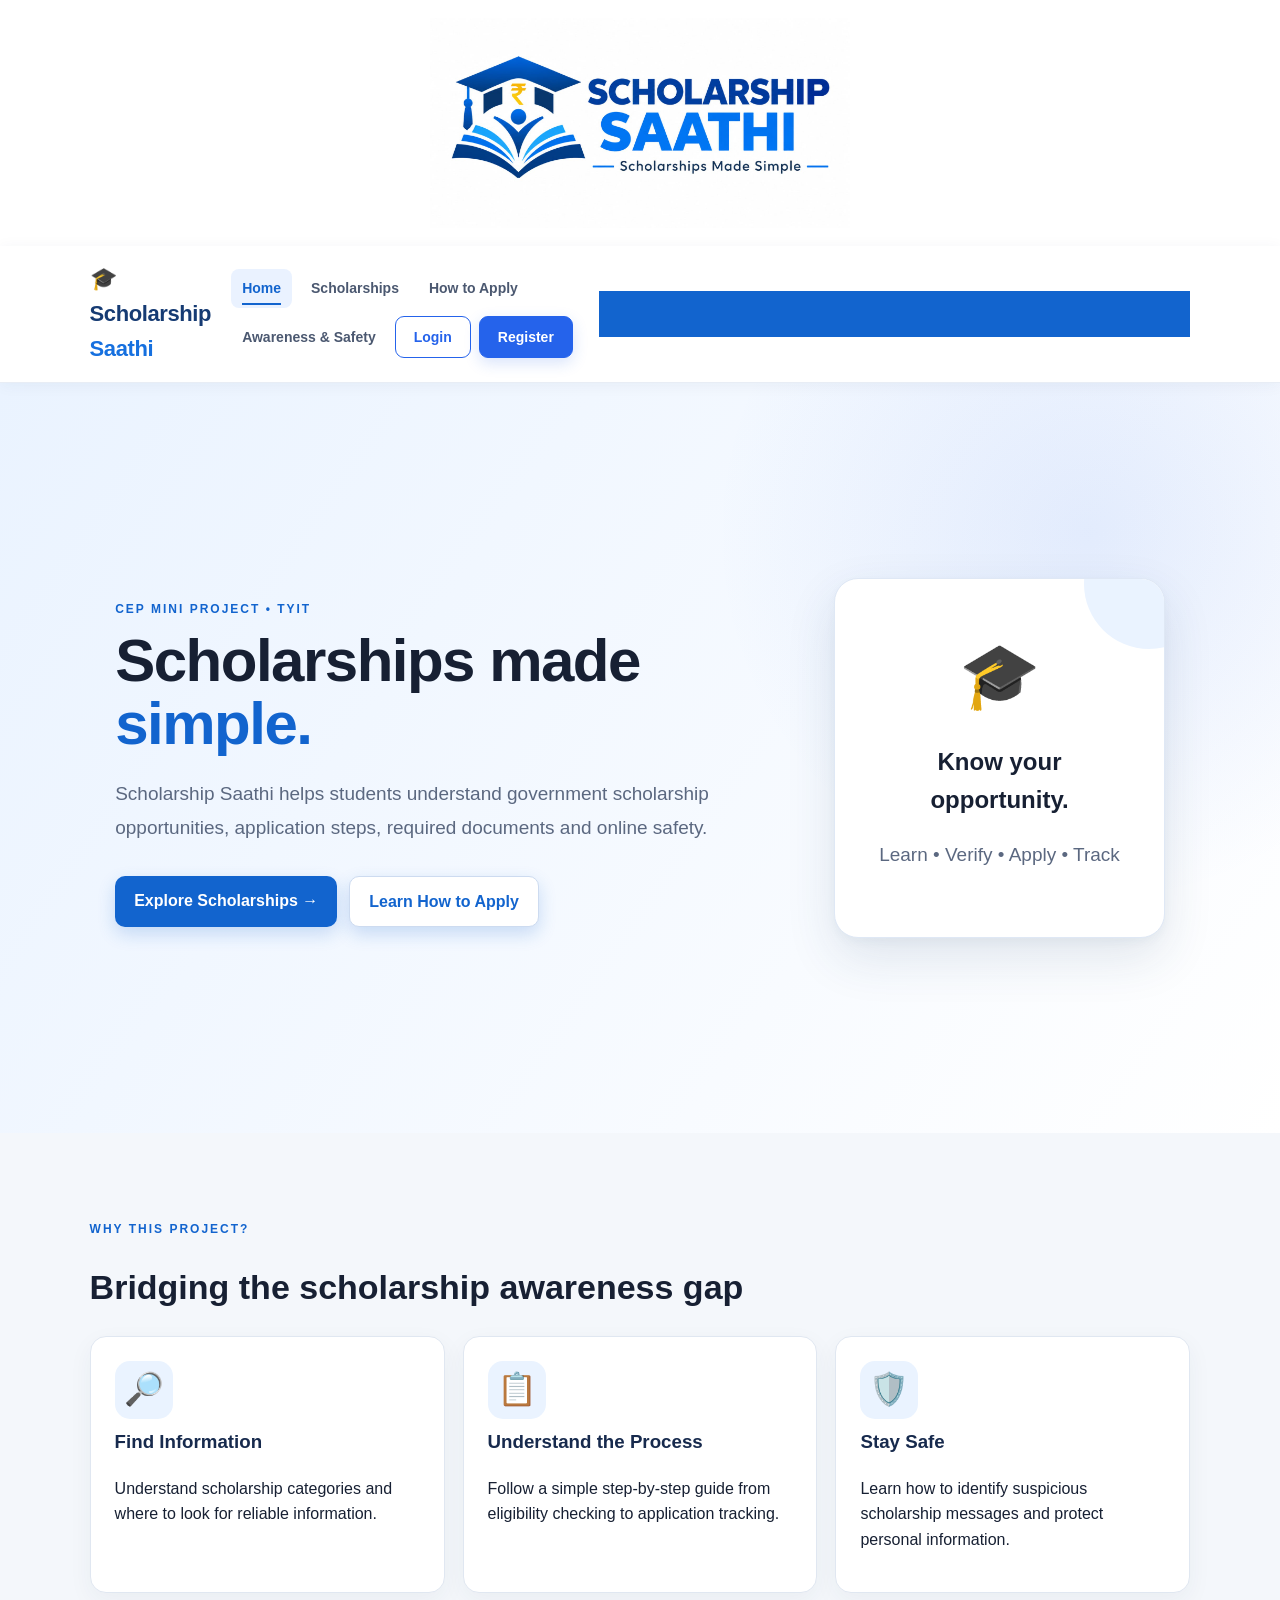
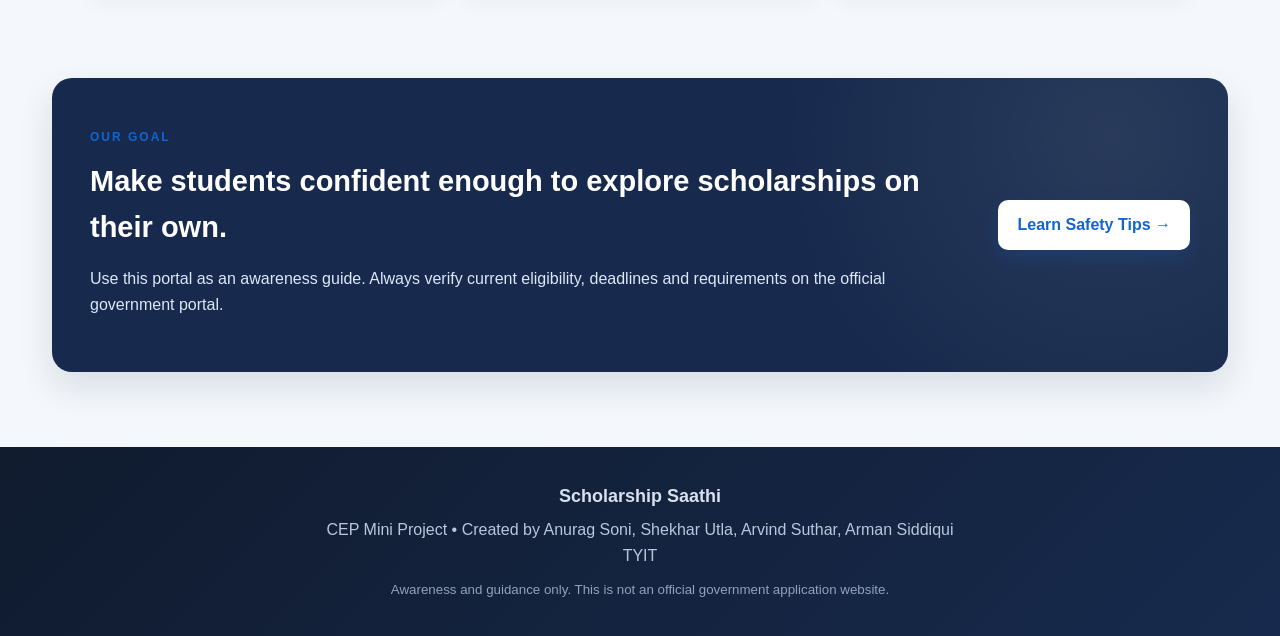
<file: index.html>
<!DOCTYPE html>
<html lang="en">

<head>

    <meta charset="UTF-8">

    <meta name="viewport"
          content="width=device-width, initial-scale=1.0">

    <title>Scholarship Saathi | Home</title>

    <link rel="stylesheet"
          href="style.css">

</head>

<body>
    <!-- Scholarship Saathi Logo -->
<div class="logo-container">
    <img src="scholarship-logo.jpeg"
         alt="Scholarship Saathi Logo">
</div>


<header>

    <a class="brand"
       href="index.html">

        🎓 Scholarship <span>Saathi</span>

    </a>


    <nav>

        <a class="active"
           href="index.html">
            Home
        </a>

        <a href="scholarships.html">
            Scholarships
        </a>

        <a href="guide.html">
            How to Apply
        </a>

        <a href="awareness.html">
            Awareness & Safety
        </a>

        <!-- Login and Register -->

<a href="login.html" class="nav-login">
    Login
</a>

<a href="register.html" class="nav-register">
    Register
</a>

    </nav>
    <!-- Floating Notification Bar -->
<div class="notification-bar">
    <div class="notification-content">
        🔔 <strong>Scholarship Updates:</strong>
        Check official scholarship portals regularly.
        &nbsp;&nbsp; • &nbsp;&nbsp;
        ⚠️ <strong>Stay Safe:</strong>
        Never share your OTP, password, or banking information.
        &nbsp;&nbsp; • &nbsp;&nbsp;
        🎓 <strong>Scholarship Saathi:</strong>
        Scholarships made simple.
    </div>
</div>

</header>



<main>


<section class="hero">


    <div class="hero-text">


        <p class="eyebrow">
            CEP MINI PROJECT • TYIT
        </p>


        <h1>
            Scholarships made <span>simple.</span>
        </h1>


        <p>

            Scholarship Saathi helps students understand
            government scholarship opportunities, application
            steps, required documents and online safety.

        </p>


        <div class="actions">


            <a class="btn"
               href="scholarships.html">

                Explore Scholarships →

            </a>


            <a class="btn secondary"
               href="guide.html">

                Learn How to Apply

            </a>


        </div>

    </div>



    <div class="hero-card">

        <div class="cap">
            🎓
        </div>


        <h3>
            Know your opportunity.
        </h3>


        <p>
            Learn • Verify • Apply • Track
        </p>

    </div>


</section>



<section class="section">


    <div class="section-heading">


        <p class="eyebrow">
            WHY THIS PROJECT?
        </p>


        <h2>
            Bridging the scholarship awareness gap
        </h2>


    </div>



    <div class="cards three">


        <article class="card">


            <div class="icon">
                🔎
            </div>


            <h3>
                Find Information
            </h3>


            <p>

                Understand scholarship categories and where
                to look for reliable information.

            </p>


        </article>



        <article class="card">


            <div class="icon">
                📋
            </div>


            <h3>
                Understand the Process
            </h3>


            <p>

                Follow a simple step-by-step guide from
                eligibility checking to application tracking.

            </p>


        </article>



        <article class="card">


            <div class="icon">
                🛡️
            </div>


            <h3>
                Stay Safe
            </h3>


            <p>

                Learn how to identify suspicious scholarship
                messages and protect personal information.

            </p>


        </article>


    </div>

</section>



<section class="callout">


    <div>


        <p class="eyebrow">
            OUR GOAL
        </p>


        <h2>

            Make students confident enough to explore
            scholarships on their own.

        </h2>


        <p>

            Use this portal as an awareness guide.
            Always verify current eligibility, deadlines
            and requirements on the official government portal.

        </p>


    </div>


    <a class="btn"
       href="awareness.html">

        Learn Safety Tips →

    </a>


</section>


</main>



<footer>


    <strong>
        Scholarship Saathi
    </strong>


    <p>

        CEP Mini Project • Created by
        Anurag Soni, Shekhar Utla, Arvind Suthar,
        Arman Siddiqui<br>

        TYIT

    </p>


    <small>

        Awareness and guidance only.
        This is not an official government application website.

    </small>


</footer>


</body>

</html>
</file>
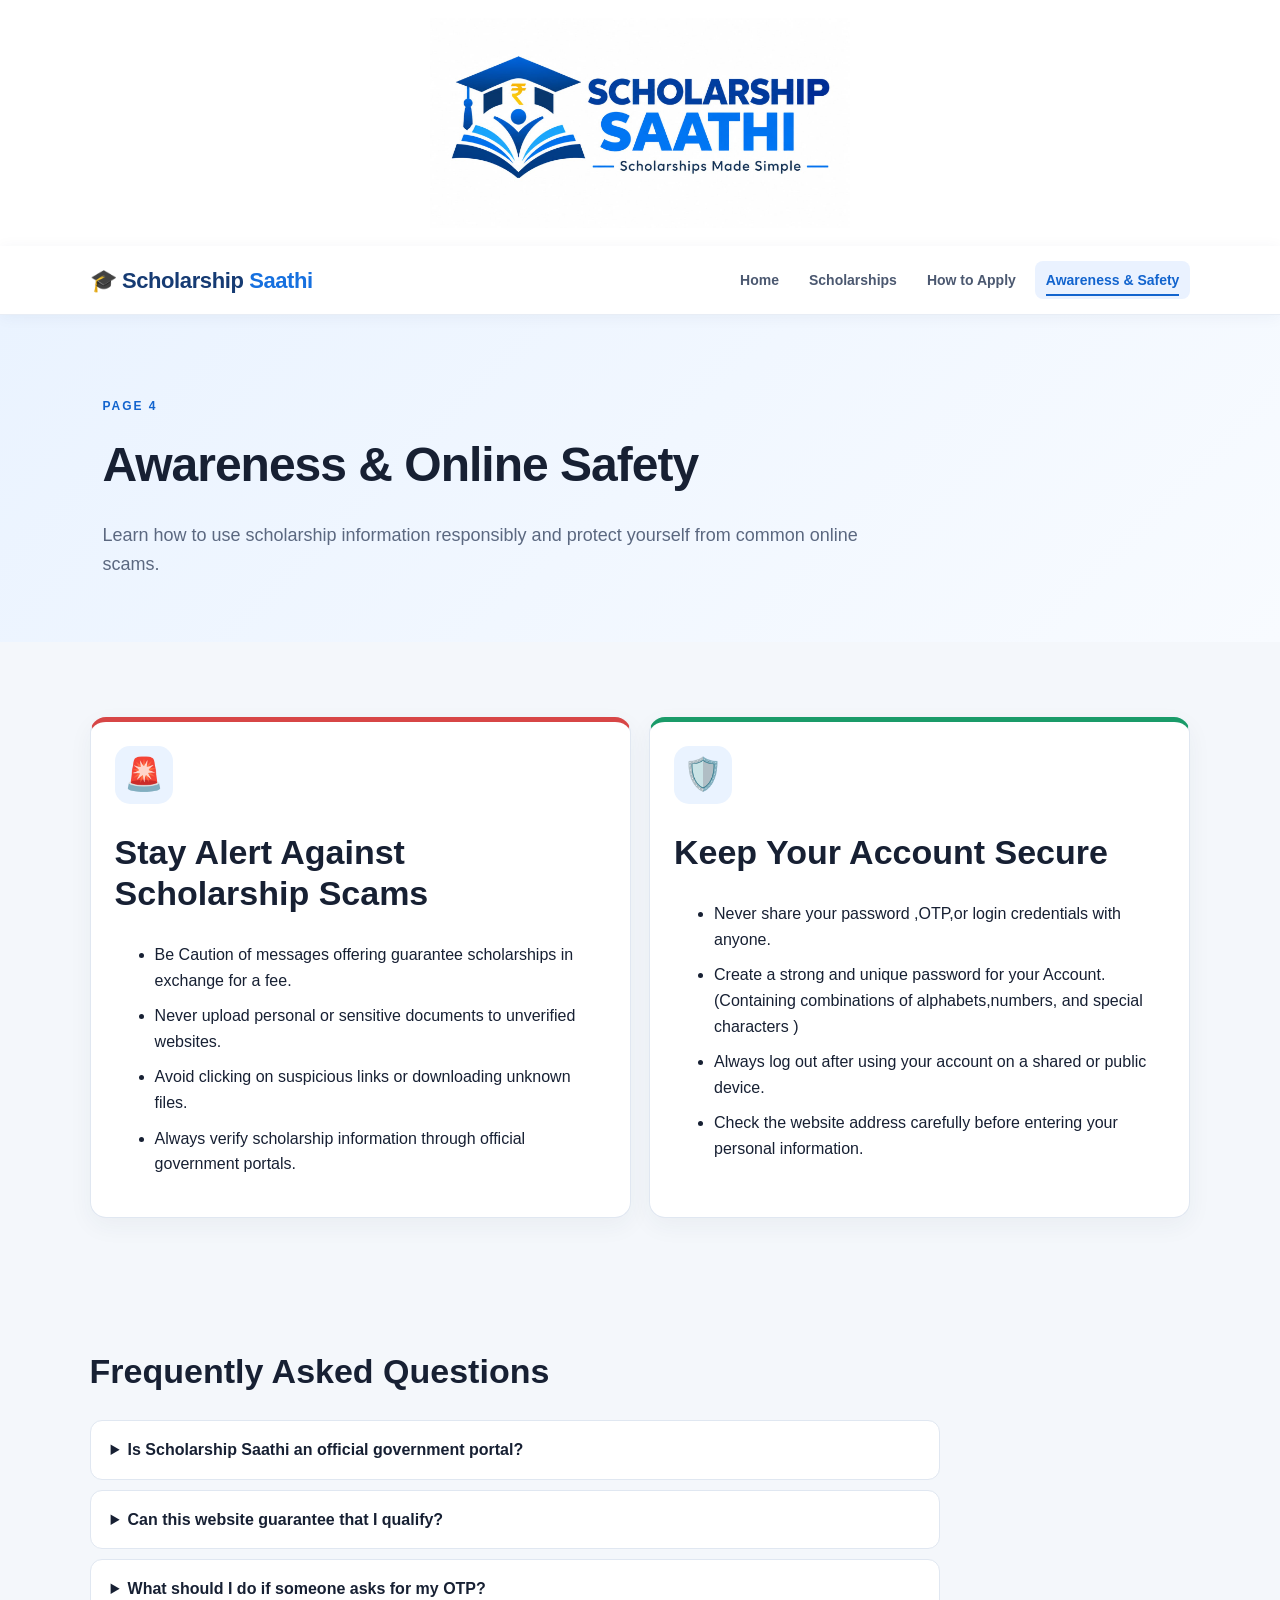
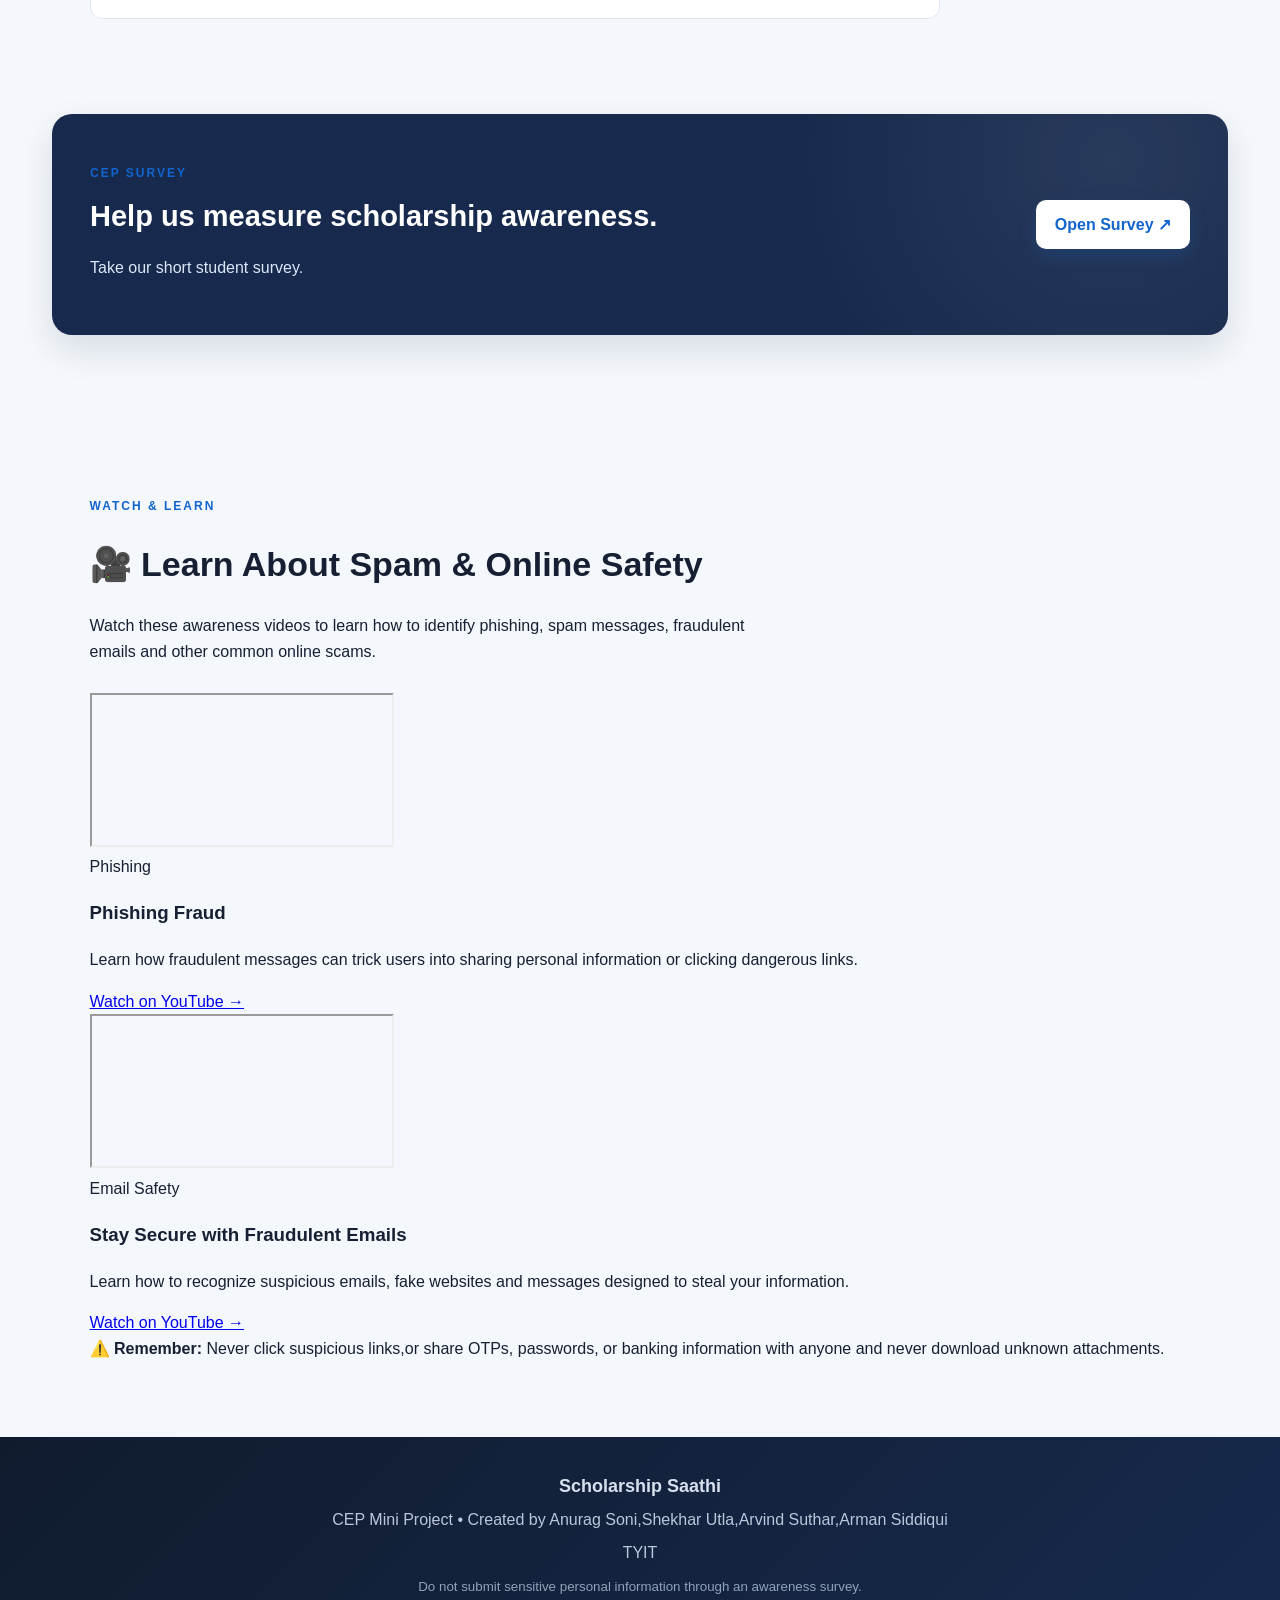
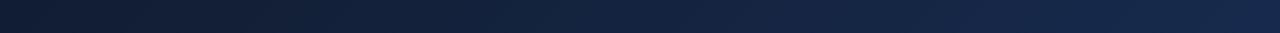
<file: Awareness.html>
<!DOCTYPE html>
<html lang="en">

<head>

    <meta charset="UTF-8">

    <meta name="viewport"
          content="width=device-width, initial-scale=1.0">

    <title>
        Scholarship Saathi | Awareness & Safety
    </title>

    <link rel="stylesheet"
          href="style.css">

</head>

<body>
     <!-- Scholarship Saathi Logo -->
<div class="logo-container">
    <img src="scholarship-logo.jpeg"
         alt="Scholarship Saathi Logo">
</div>

<header>

    <a class="brand" href="index.html">
        🎓 Scholarship <span>Saathi</span>
    </a>

    <nav>

        <a href="index.html">
            Home
        </a>

        <a href="scholarships.html">
            Scholarships
        </a>

        <a href="guide.html">
            How to Apply
        </a>

        <a class="active"
           href="awareness.html">
            Awareness & Safety
        </a>

    </nav>

</header>


<main>

<section class="page-hero">

    <p class="eyebrow">
        PAGE 4
    </p>

    <h1>
        Awareness & Online Safety
    </h1>

    <p>
        Learn how to use scholarship information
        responsibly and protect yourself from
        common online scams.
    </p>

</section>


<section class="section">

<div class="cards two">


<article class="card danger">

    <div class="icon">
        🚨
    </div>

    <h2>
        Stay Alert Against Scholarship Scams
    </h2>

    <ul>

        <li>
            Be Caution of messages offering guarantee
             scholarships in exchange for a fee.
        </li>

        <li>
           Never upload personal or sensitive documents
           to unverified websites.
        </li>

        <li>
            Avoid clicking on suspicious links or
            downloading unknown files.
        </li>

        <li>
            Always verify scholarship information through 
            official government portals.
        </li>

    </ul>

</article>


<article class="card safe">

    <div class="icon">
        🛡️
    </div>

    <h2>
       Keep Your Account Secure
    </h2>

    <ul>

        <li>
           Never share your password
           ,OTP,or login credentials with anyone.
        </li>

        <li>
            Create a strong and unique password for 
            your Account.(Containing combinations 
            of alphabets,numbers, and special characters )
        </li>

        <li>
            Always log out after using your account on a shared
            or public device.
        </li>

        <li>
           Check the website address carefully before entering your 
           personal information.
        </li>

    </ul>

</article>


</div>

</section>


<section class="section compact">

<h2>
    Frequently Asked Questions
</h2>


<div class="faq">


<details>

    <summary>
        Is Scholarship Saathi an official government portal?
    </summary>

    <p>
        No. Scholarship Saathi is a CEP awareness
        project. Applications should be made through
        the relevant official government portal.
    </p>

</details>


<details>

    <summary>
        Can this website guarantee that I qualify?
    </summary>

    <p>
        No. The website provides guidance only.
        The official scholarship rules determine eligibility.
    </p>

</details>


<details>

    <summary>
        What should I do if someone asks for my OTP?
    </summary>

    <p>
        Never share your OTP with anyone.if a 
        request seems suspicious or unexpected do not 
        proceed and verify it through an official source.
    </p>

</details>


</div>

</section>


<section class="survey">

    <div>

        <p class="eyebrow">
            CEP SURVEY
        </p>

        <h2>
            Help us measure scholarship awareness.
        </h2>

        <p>
            Take our short student survey.
        </p>

    </div>


    <!-- Replace this URL with your Google Form link -->

    <a class="btn"
       target="_blank"
       href="https://docs.google.com/forms/d/e/1FAIpQLSeaCYyQyklwBNM42pz3MSLwLwvy_loG8-KMM5V4pYhDNmDUBA/viewform?usp=publish-editor">

        Open Survey ↗

    </a>

</section>

</main>
<!-- ================================
     CYBER SAFETY VIDEOS
================================= -->

<section class="section video-section">

    <div class="section-heading">
        <p class="eyebrow">WATCH & LEARN</p>

        <h2>🎥 Learn About Spam & Online Safety</h2>

        <p>
            Watch these awareness videos to learn how to identify
            phishing, spam messages, fraudulent emails and other
            common online scams.
        </p>
    </div>


    <div class="video-grid">

        <!-- Video 1 -->

        <div class="video-card">

            <div class="video-wrapper">

                <iframe
                    src="https://www.youtube.com/embed/daV3thmt6Gg"
                    title="Phishing Fraud - Cyber Security Awareness"
                    loading="lazy"
                    allowfullscreen>
                </iframe>

            </div>

            <div class="video-content">

                <span class="video-tag">
                    Phishing
                </span>

                <h3>
                    Phishing Fraud
                </h3>

                <p>
                    Learn how fraudulent messages can trick users
                    into sharing personal information or clicking
                    dangerous links.
                </p>

                <a
                    href="https://www.youtube.com/watch?v=daV3thmt6Gg"
                    target="_blank"
                    rel="noopener noreferrer"
                    class="video-link">
                    Watch on YouTube →
                </a>

            </div>

        </div>


        <!-- Video 2 -->

        <div class="video-card">

            <div class="video-wrapper">

                <iframe
                    src="https://www.youtube.com/embed/KNIY4nhpxmU"
                    title="Stay Secure with Fraudulent Emails"
                    loading="lazy"
                    allowfullscreen>
                </iframe>

            </div>

            <div class="video-content">

                <span class="video-tag">
                    Email Safety
                </span>

                <h3>
                    Stay Secure with Fraudulent Emails
                </h3>

                <p>
                    Learn how to recognize suspicious emails,
                    fake websites and messages designed to steal
                    your information.
                </p>

                <a
                    href="https://www.youtube.com/watch?v=KNIY4nhpxmU"
                    target="_blank"
                    rel="noopener noreferrer"
                    class="video-link">
                    Watch on YouTube →
                </a>

            </div>

        </div>

    </div>


    <!-- Safety reminder -->

    <div class="video-warning">

        <strong>⚠️ Remember:</strong>

        Never click suspicious links,or share OTPs, passwords, or banking
        information with anyone and never download unknown
        attachments.

    </div>

</section>


<footer>

    <strong>
        Scholarship Saathi
    </strong>

    <p>
        CEP Mini Project • Created by Anurag Soni,Shekhar Utla,Arvind Suthar,Arman Siddiqui 
    </p>
    <p>TYIT</p>

    <small>
        Do not submit sensitive personal information
        through an awareness survey.
    </small>

</footer>

</body>
</html>
</file>
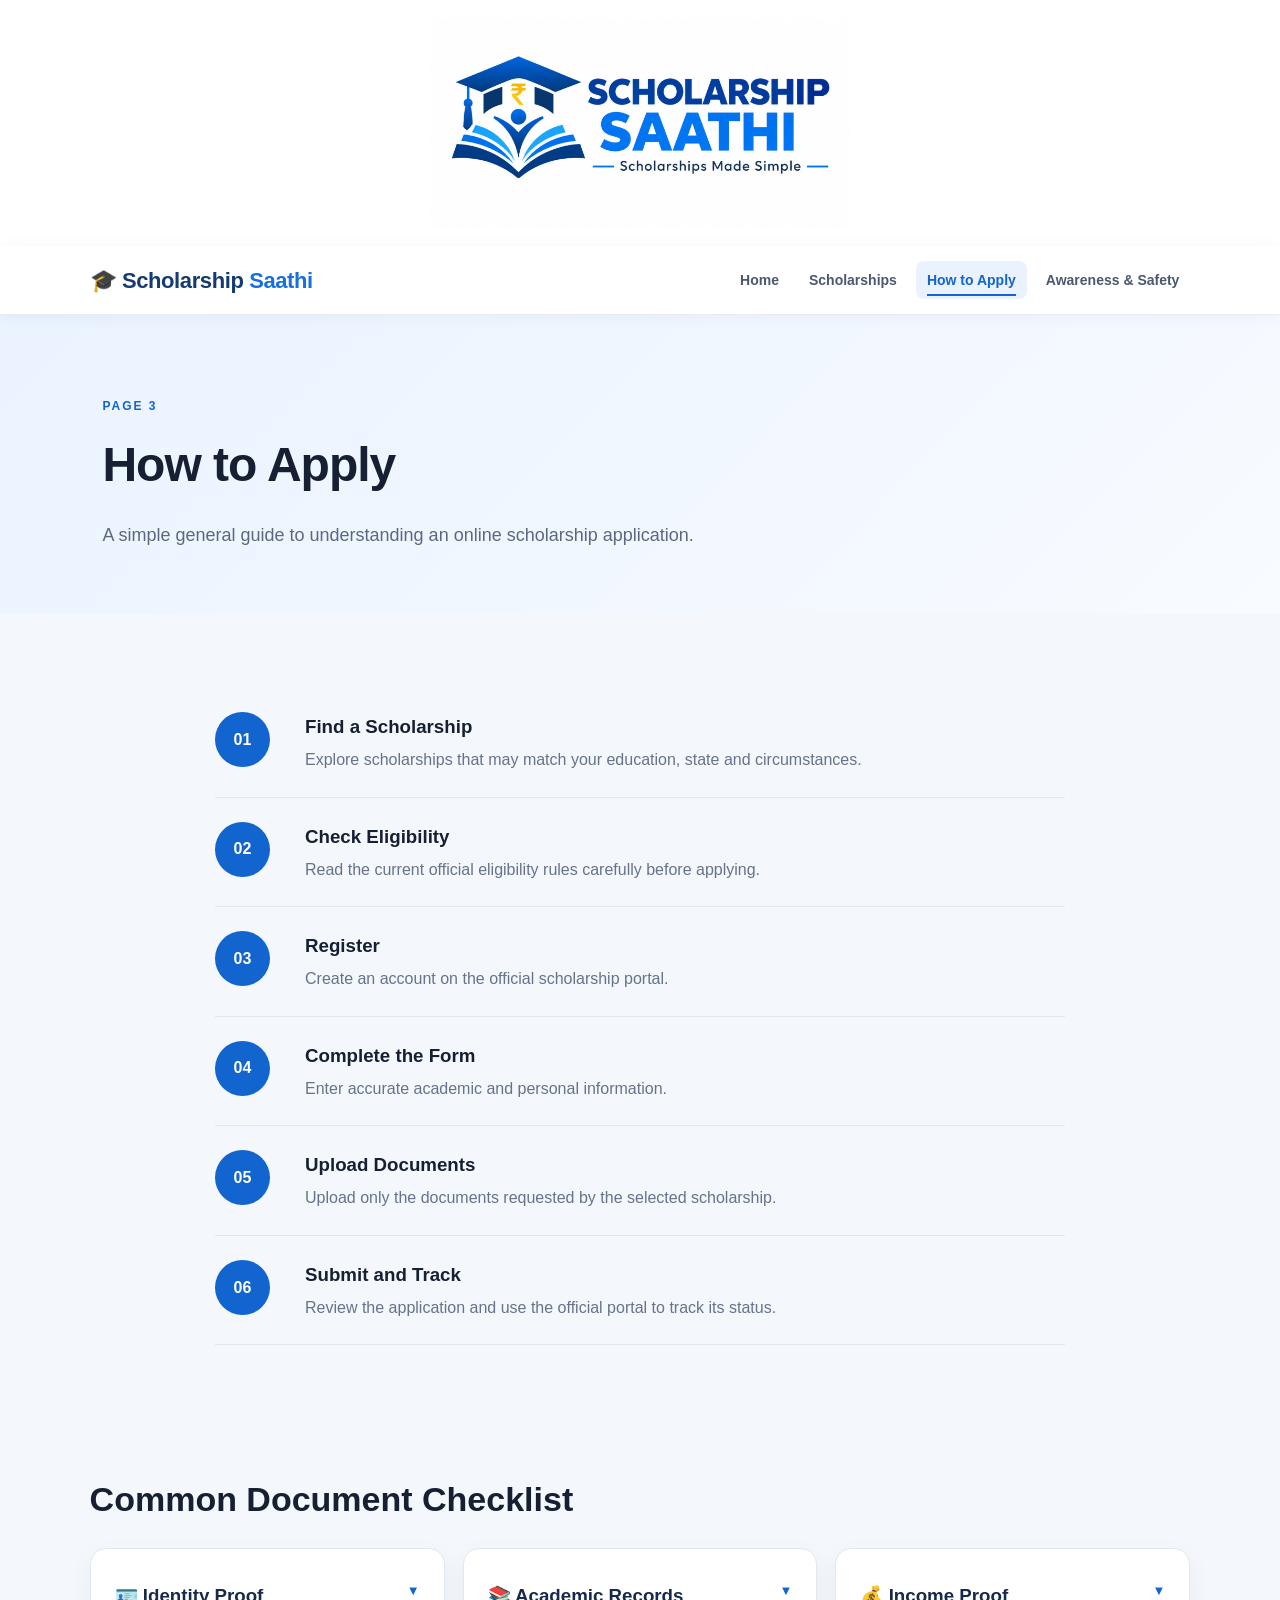
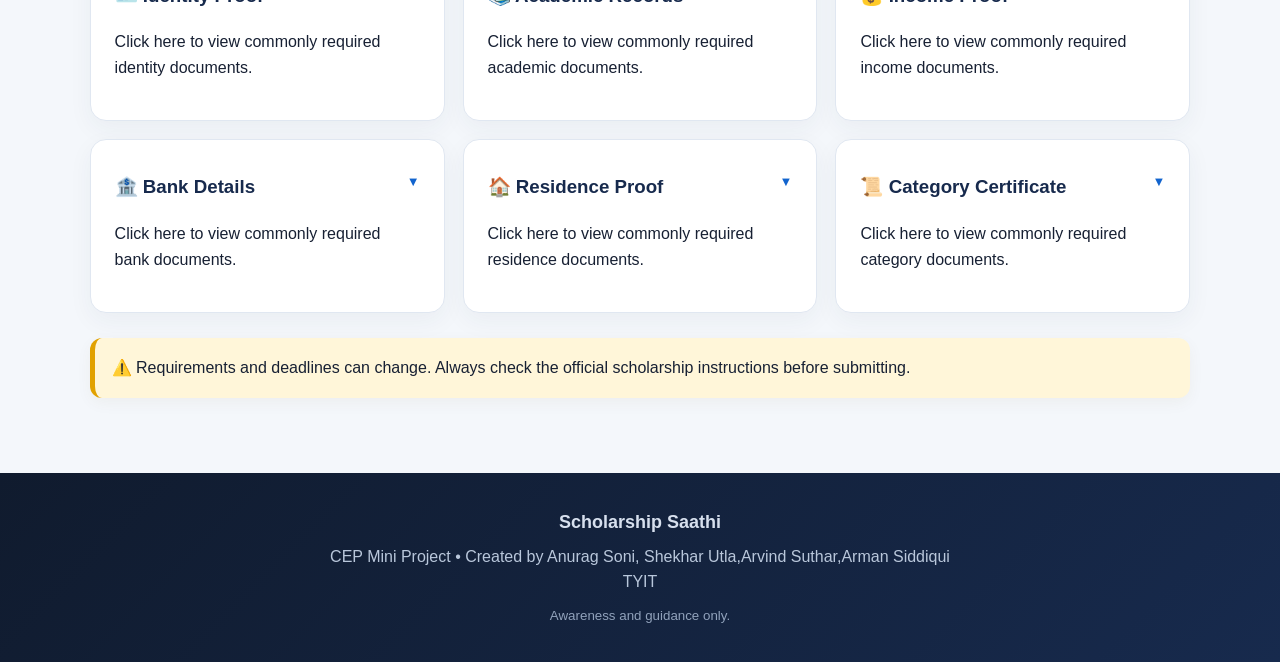
<file: guide.html>
<!DOCTYPE html>
<html lang="en">

<head>

    <meta charset="UTF-8">

    <meta name="viewport"
          content="width=device-width, initial-scale=1.0">

    <title>
        Scholarship Saathi | How to Apply
    </title>

    <link rel="stylesheet"
          href="style.css">

</head>

<body>
     <!-- Scholarship Saathi Logo -->
<div class="logo-container">
    <img src="scholarship-logo.jpeg"
         alt="Scholarship Saathi Logo">
</div>

<header>

    <a class="brand" href="index.html">
        🎓 Scholarship <span>Saathi</span>
    </a>

    <nav>

        <a href="index.html">
            Home
        </a>

        <a href="scholarships.html">
            Scholarships
        </a>

        <a class="active"
           href="guide.html">
            How to Apply
        </a>

        <a href="awareness.html">
            Awareness & Safety
        </a>

    </nav>

</header>


<main>

<section class="page-hero">

    <p class="eyebrow">
        PAGE 3
    </p>

    <h1>
        How to Apply
    </h1>

    <p>
        A simple general guide to understanding
        an online scholarship application.
    </p>

</section>


<section class="section">

<div class="timeline">


<div class="step">

    <span>01</span>

    <div>

        <h3>
            Find a Scholarship
        </h3>

        <p>
            Explore scholarships that may match
            your education, state and circumstances.
        </p>

    </div>

</div>


<div class="step">

    <span>02</span>

    <div>

        <h3>
            Check Eligibility
        </h3>

        <p>
            Read the current official eligibility
            rules carefully before applying.
        </p>

    </div>

</div>


<div class="step">

    <span>03</span>

    <div>

        <h3>
            Register
        </h3>

        <p>
            Create an account on the official
            scholarship portal.
        </p>

    </div>

</div>


<div class="step">

    <span>04</span>

    <div>

        <h3>
            Complete the Form
        </h3>

        <p>
            Enter accurate academic and personal
            information.
        </p>

    </div>

</div>


<div class="step">

    <span>05</span>

    <div>

        <h3>
            Upload Documents
        </h3>

        <p>
            Upload only the documents requested
            by the selected scholarship.
        </p>

    </div>

</div>


<div class="step">

    <span>06</span>

    <div>

        <h3>
            Submit and Track
        </h3>

        <p>
            Review the application and use the
            official portal to track its status.
        </p>

    </div>

</div>


</div>

</section>


<section class="section compact">

<h2>
    Common Document Checklist
</h2>


<div class="cards three">


<details class="card">

    <summary>
        <h3>
            🪪 Identity Proof
        </h3>

        <p>
            Click here to view commonly required identity documents.
        </p>
    </summary>

    <div class="document-list">

        <h4>Commonly Accepted Documents</h4>

        <ul>
            <li>Aadhaar Card</li>
            <li>PAN Card</li>
            <li>Voter ID Card</li>
            <li>Passport</li>
            <li>Driving Licence</li>
        </ul>

        <p class="document-note">
            ⚠️ The required identity document may vary depending
            on the scholarship scheme. Always verify the current
            requirements on the official scholarship portal.
        </p>

    </div>

</details>

<details class="card">

    <summary>
        <h3>
            📚 Academic Records
        </h3>

        <p>
            Click here to view commonly required academic documents.
        </p>
    </summary>

    <div class="document-list">

        <h4>Commonly Required Academic Documents</h4>

        <ul>
            <li>Previous Year Marksheet</li>
            <li>Current Course / Semester Marksheet</li>
            <li>Passing Certificate</li>
            <li>Bonafide Certificate</li>
            <li>Admission Receipt / Fee Receipt</li>
            <li>College ID Card</li>
        </ul>

        <p class="document-note">
            ⚠️ Academic documents may differ depending on the
            scholarship scheme and course. Always check the
            current requirements on the official scholarship portal.
        </p>

    </div>

</details>




<details class="card">

    <summary>
        <h3>
            💰 Income Proof
        </h3>

        <p>
            Click here to view commonly required income documents.
        </p>
    </summary>

    <div class="document-list">

        <h4>Commonly Required Income Documents</h4>

        <ul>
            <li>Income Certificate</li>
            <li>Annual Family Income Certificate</li>
            <li>Income Proof issued by the competent authority</li>
            <li>Salary Slip</li>
            <li>Income Tax Return (ITR)</li>
        </ul>

        <p class="document-note">
            ⚠️ Income requirements and acceptable documents vary
            by scholarship scheme. Always check the current
            requirements on the official scholarship portal.
        </p>

    </div>

</details>


<details class="card">

    <summary>
        <h3>
            🏦 Bank Details
        </h3>

        <p>
            Click here to view commonly required bank documents.
        </p>
    </summary>

    <div class="document-list">

        <h4>Commonly Required Bank Documents</h4>

        <ul>
            <li>Bank Passbook</li>
            <li>Bank Account Details</li>
            <li>Account Holder Name</li>
            <li>Bank Account Number</li>
            <li>IFSC Code</li>
        </ul>

        <p class="document-note">
            ⚠️ Make sure the bank account details belong to the
            eligible student or the account holder specified by
            the scholarship scheme. Never share your ATM PIN,
            CVV, OTP, or internet banking password.
        </p>

    </div>

</details>


<details class="card">

    <summary>
        <h3>
            🏠 Residence Proof
        </h3>

        <p>
            Click here to view commonly required residence documents.
        </p>
    </summary>

    <div class="document-list">

        <h4>Commonly Required Residence Documents</h4>

        <ul>
            <li>Domicile Certificate</li>
            <li>Residence Certificate</li>
            <li>Address Proof</li>
            <li>Ration Card</li>
            <li>Electricity Bill</li>
            <li>Other government-issued address proof</li>
        </ul>

        <p class="document-note">
            ⚠️ Residence requirements may vary depending on the
            scholarship scheme. Always check the current requirements
            on the official scholarship portal.
        </p>

    </div>

</details>


<details class="card">

    <summary>
        <h3>
            📜 Category Certificate
        </h3>

        <p>
            Click here to view commonly required category documents.
        </p>
    </summary>

    <div class="document-list">

        <h4>Commonly Required Category Documents</h4>

        <ul>
            <li>Caste Certificate</li>
            <li>Non-Creamy Layer Certificate</li>
            <li>EWS Certificate</li>
            <li>Validity Certificate</li>
            <li>Category / Community Certificate</li>
        </ul>

        <p class="document-note">
            ⚠️ Category-related requirements vary according to the
            scholarship scheme and applicant category. Always verify
            the current requirements on the official scholarship portal.
        </p>

    </div>

</details>

</div>


<div class="notice">

    ⚠️ Requirements and deadlines can change.
    Always check the official scholarship instructions
    before submitting.

</div>

</section>

</main>


<footer>

    <strong>
        Scholarship Saathi
    </strong>

    <p>
        CEP Mini Project • Created by Anurag Soni, Shekhar Utla,Arvind Suthar,Arman Siddiqui<br> TYIT
    </p>

    <small>
        Awareness and guidance only.
    </small>

</footer>

</body>
</html>
</file>
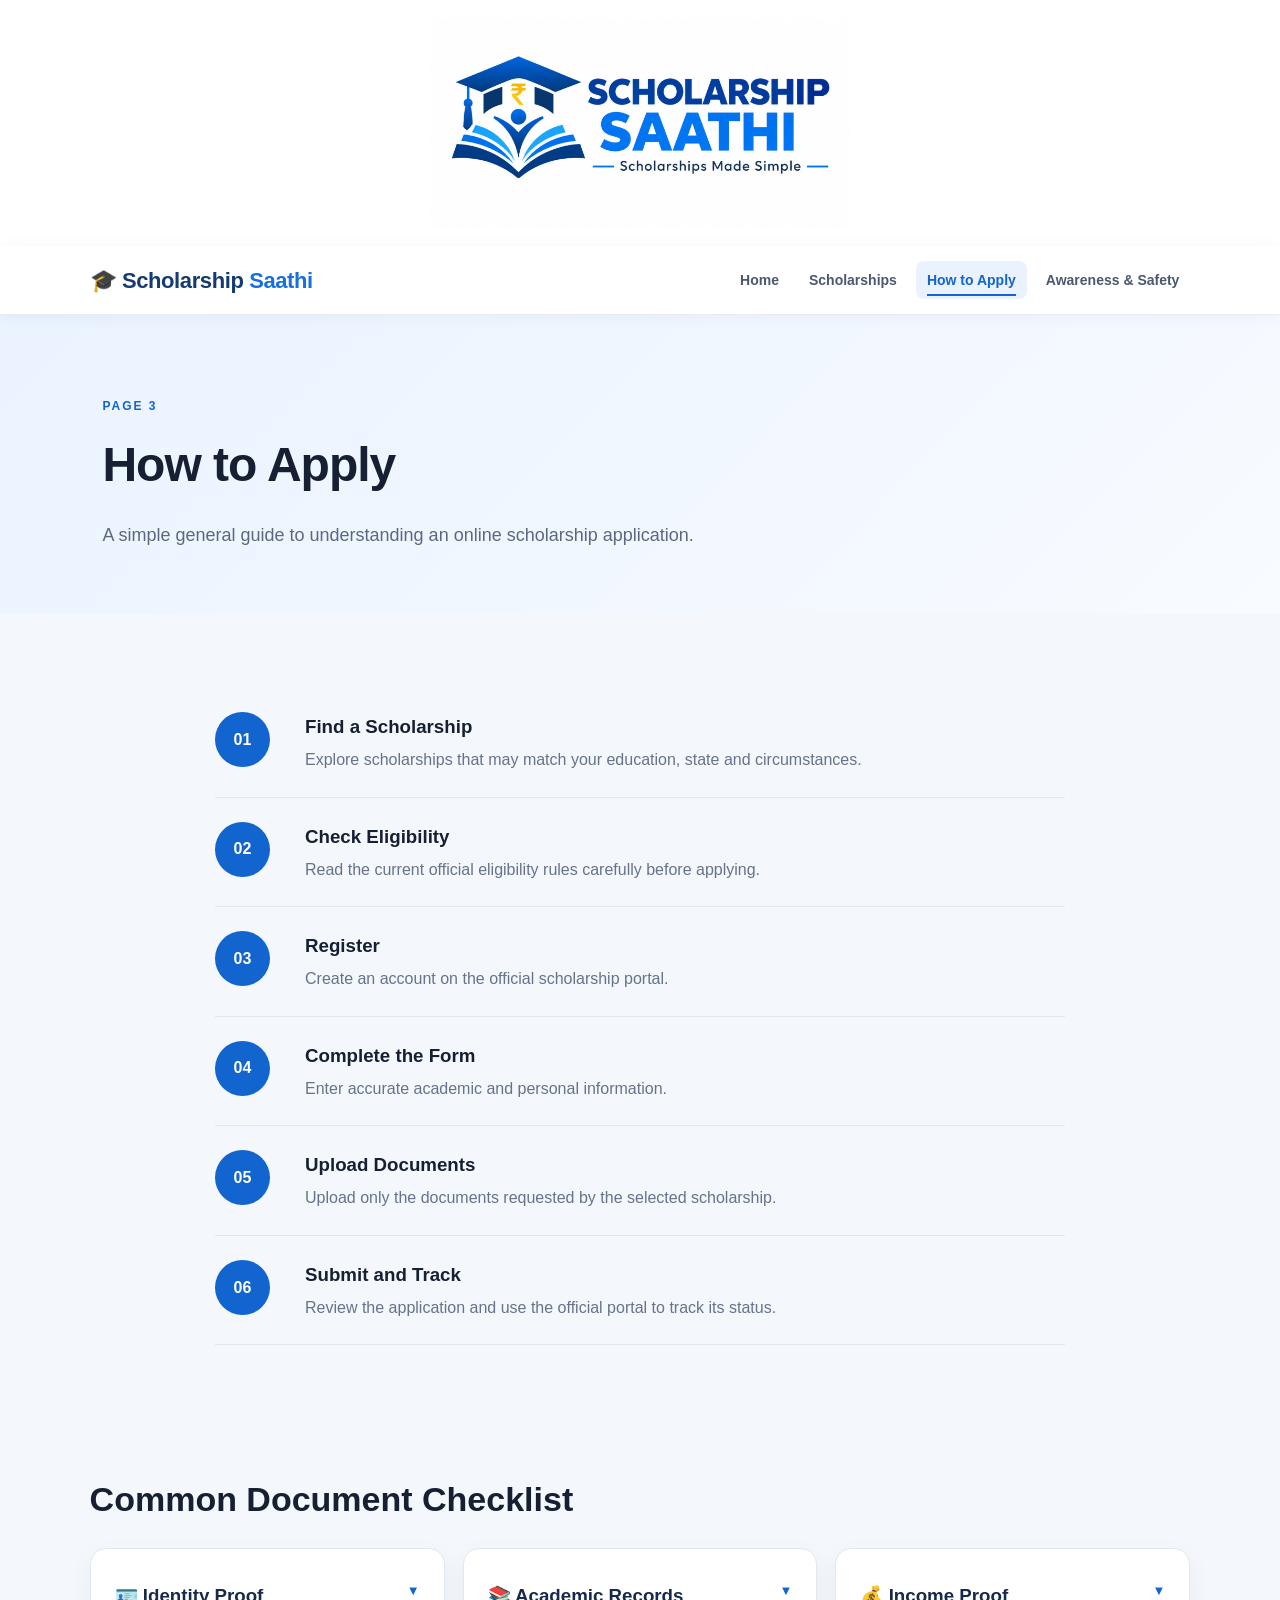
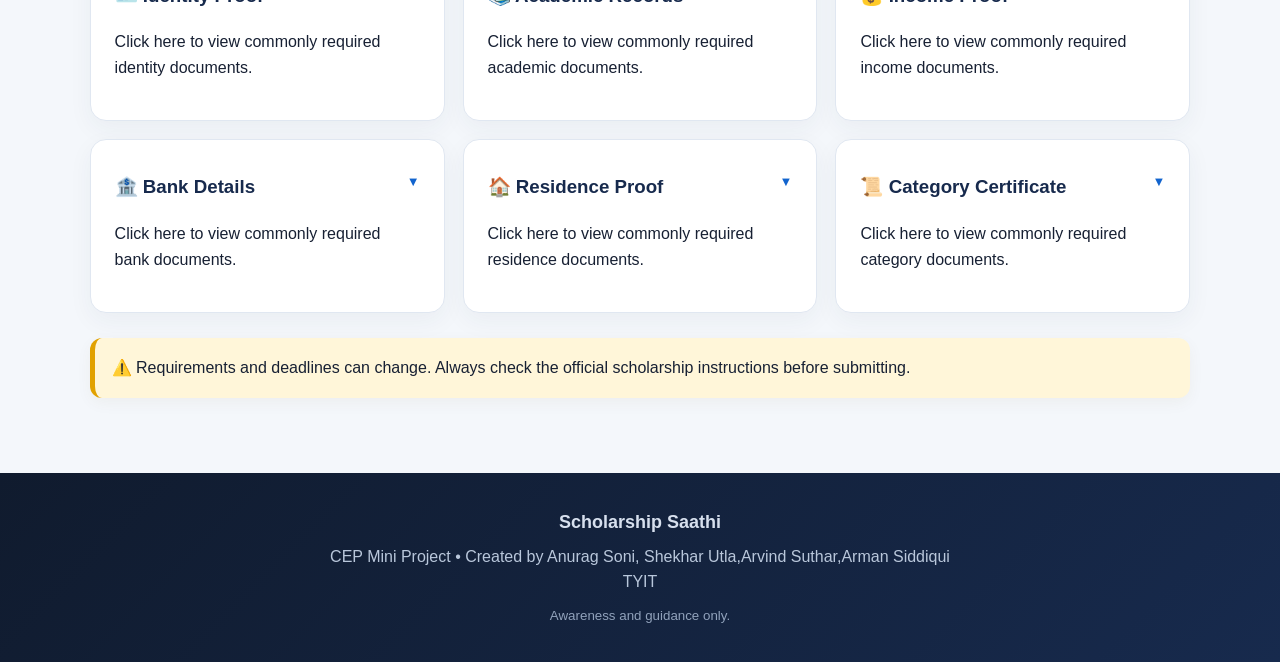
<file: Guide.html>
<!DOCTYPE html>
<html lang="en">

<head>

    <meta charset="UTF-8">

    <meta name="viewport"
          content="width=device-width, initial-scale=1.0">

    <title>
        Scholarship Saathi | How to Apply
    </title>

    <link rel="stylesheet"
          href="style.css">

</head>

<body>
     <!-- Scholarship Saathi Logo -->
<div class="logo-container">
    <img src="scholarship-logo.jpeg"
         alt="Scholarship Saathi Logo">
</div>

<header>

    <a class="brand" href="index.html">
        🎓 Scholarship <span>Saathi</span>
    </a>

    <nav>

        <a href="index.html">
            Home
        </a>

        <a href="scholarships.html">
            Scholarships
        </a>

        <a class="active"
           href="guide.html">
            How to Apply
        </a>

        <a href="awareness.html">
            Awareness & Safety
        </a>

    </nav>

</header>


<main>

<section class="page-hero">

    <p class="eyebrow">
        PAGE 3
    </p>

    <h1>
        How to Apply
    </h1>

    <p>
        A simple general guide to understanding
        an online scholarship application.
    </p>

</section>


<section class="section">

<div class="timeline">


<div class="step">

    <span>01</span>

    <div>

        <h3>
            Find a Scholarship
        </h3>

        <p>
            Explore scholarships that may match
            your education, state and circumstances.
        </p>

    </div>

</div>


<div class="step">

    <span>02</span>

    <div>

        <h3>
            Check Eligibility
        </h3>

        <p>
            Read the current official eligibility
            rules carefully before applying.
        </p>

    </div>

</div>


<div class="step">

    <span>03</span>

    <div>

        <h3>
            Register
        </h3>

        <p>
            Create an account on the official
            scholarship portal.
        </p>

    </div>

</div>


<div class="step">

    <span>04</span>

    <div>

        <h3>
            Complete the Form
        </h3>

        <p>
            Enter accurate academic and personal
            information.
        </p>

    </div>

</div>


<div class="step">

    <span>05</span>

    <div>

        <h3>
            Upload Documents
        </h3>

        <p>
            Upload only the documents requested
            by the selected scholarship.
        </p>

    </div>

</div>


<div class="step">

    <span>06</span>

    <div>

        <h3>
            Submit and Track
        </h3>

        <p>
            Review the application and use the
            official portal to track its status.
        </p>

    </div>

</div>


</div>

</section>


<section class="section compact">

<h2>
    Common Document Checklist
</h2>


<div class="cards three">


<details class="card">

    <summary>
        <h3>
            🪪 Identity Proof
        </h3>

        <p>
            Click here to view commonly required identity documents.
        </p>
    </summary>

    <div class="document-list">

        <h4>Commonly Accepted Documents</h4>

        <ul>
            <li>Aadhaar Card</li>
            <li>PAN Card</li>
            <li>Voter ID Card</li>
            <li>Passport</li>
            <li>Driving Licence</li>
        </ul>

        <p class="document-note">
            ⚠️ The required identity document may vary depending
            on the scholarship scheme. Always verify the current
            requirements on the official scholarship portal.
        </p>

    </div>

</details>

<details class="card">

    <summary>
        <h3>
            📚 Academic Records
        </h3>

        <p>
            Click here to view commonly required academic documents.
        </p>
    </summary>

    <div class="document-list">

        <h4>Commonly Required Academic Documents</h4>

        <ul>
            <li>Previous Year Marksheet</li>
            <li>Current Course / Semester Marksheet</li>
            <li>Passing Certificate</li>
            <li>Bonafide Certificate</li>
            <li>Admission Receipt / Fee Receipt</li>
            <li>College ID Card</li>
        </ul>

        <p class="document-note">
            ⚠️ Academic documents may differ depending on the
            scholarship scheme and course. Always check the
            current requirements on the official scholarship portal.
        </p>

    </div>

</details>




<details class="card">

    <summary>
        <h3>
            💰 Income Proof
        </h3>

        <p>
            Click here to view commonly required income documents.
        </p>
    </summary>

    <div class="document-list">

        <h4>Commonly Required Income Documents</h4>

        <ul>
            <li>Income Certificate</li>
            <li>Annual Family Income Certificate</li>
            <li>Income Proof issued by the competent authority</li>
            <li>Salary Slip, where applicable</li>
            <li>Income Tax Return (ITR), where applicable</li>
        </ul>

        <p class="document-note">
            ⚠️ Income requirements and acceptable documents vary
            by scholarship scheme. Always check the current
            requirements on the official scholarship portal.
        </p>

    </div>

</details>


<details class="card">

    <summary>
        <h3>
            🏦 Bank Details
        </h3>

        <p>
            Click here to view commonly required bank documents.
        </p>
    </summary>

    <div class="document-list">

        <h4>Commonly Required Bank Documents</h4>

        <ul>
            <li>Bank Passbook</li>
            <li>Bank Account Details</li>
            <li>Account Holder Name</li>
            <li>Bank Account Number</li>
            <li>IFSC Code</li>
        </ul>

        <p class="document-note">
            ⚠️ Make sure the bank account details belong to the
            eligible student or the account holder specified by
            the scholarship scheme. Never share your ATM PIN,
            CVV, OTP, or internet banking password.
        </p>

    </div>

</details>


<details class="card">

    <summary>
        <h3>
            🏠 Residence Proof
        </h3>

        <p>
            Click here to view commonly required residence documents.
        </p>
    </summary>

    <div class="document-list">

        <h4>Commonly Required Residence Documents</h4>

        <ul>
            <li>Domicile Certificate</li>
            <li>Residence Certificate</li>
            <li>Address Proof</li>
            <li>Ration Card, where applicable</li>
            <li>Electricity Bill, where applicable</li>
            <li>Other government-issued address proof</li>
        </ul>

        <p class="document-note">
            ⚠️ Residence requirements may vary depending on the
            scholarship scheme. Always check the current requirements
            on the official scholarship portal.
        </p>

    </div>

</details>


<details class="card">

    <summary>
        <h3>
            📜 Category Certificate
        </h3>

        <p>
            Click here to view commonly required category documents.
        </p>
    </summary>

    <div class="document-list">

        <h4>Commonly Required Category Documents</h4>

        <ul>
            <li>Caste Certificate</li>
            <li>Non-Creamy Layer Certificate, where applicable</li>
            <li>EWS Certificate, where applicable</li>
            <li>Validity Certificate, where applicable</li>
            <li>Category / Community Certificate, where applicable</li>
        </ul>

        <p class="document-note">
            ⚠️ Category-related requirements vary according to the
            scholarship scheme and applicant category. Always verify
            the current requirements on the official scholarship portal.
        </p>

    </div>

</details>

</div>


<div class="notice">

    ⚠️ Requirements and deadlines can change.
    Always check the official scholarship instructions
    before submitting.

</div>

</section>

</main>


<footer>

    <strong>
        Scholarship Saathi
    </strong>

    <p>
        CEP Mini Project • Created by Anurag Soni, Shekhar Utla,Arvind Suthar,Arman Siddiqui<br> TYIT
    </p>

    <small>
        Awareness and guidance only.
    </small>

</footer>

</body>
</html>
</file>
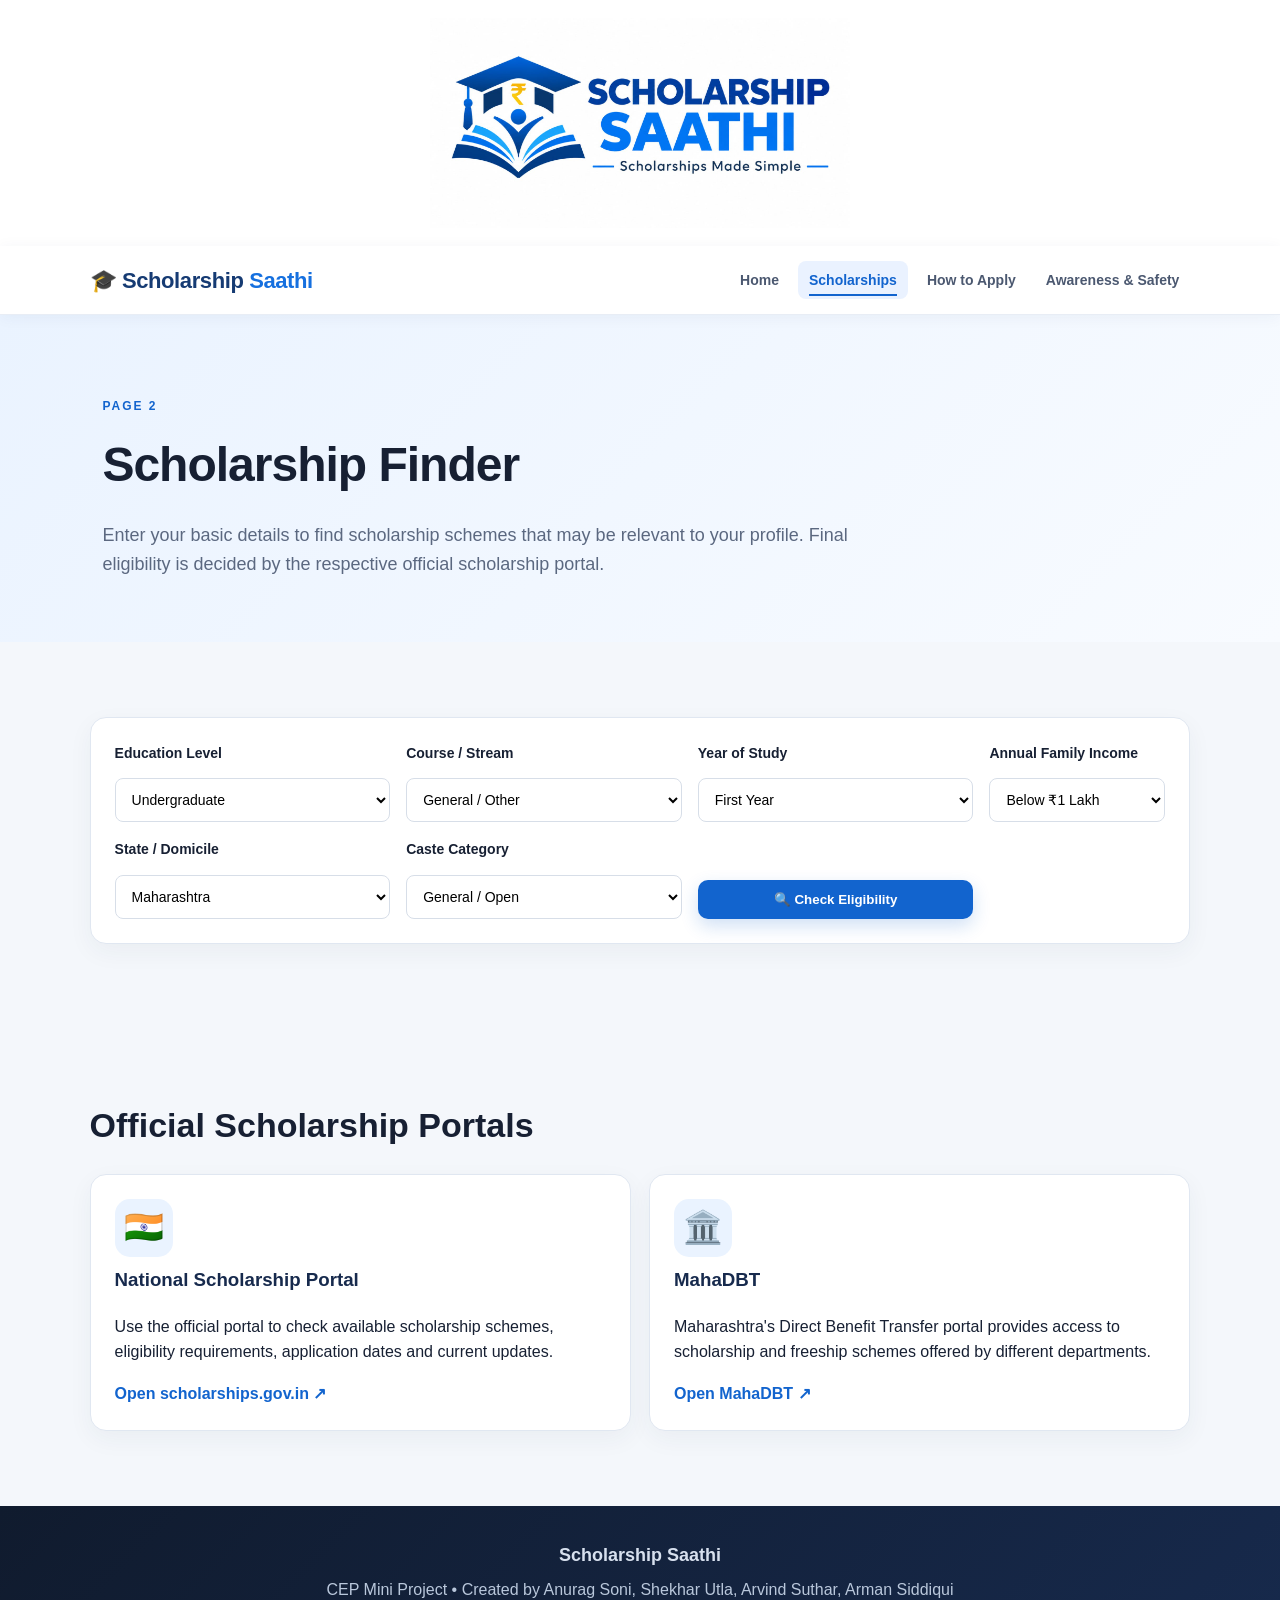
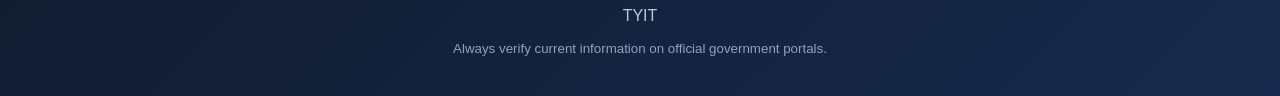
<file: scholarships.html>
<!DOCTYPE html>
<html lang="en">

<head>

    <meta charset="UTF-8">

    <meta name="viewport"
          content="width=device-width, initial-scale=1.0">

    <title>
        Scholarship Saathi | Scholarships
    </title>

    <link rel="stylesheet"
          href="style.css">

    <style>

        /* Eligibility Form */

        .finder {
            display: grid;
            gap: 16px;
        }

        .finder label {
            display: block;
            font-weight: 600;
            margin-bottom: 7px;
        }

        .finder select {
            width: 100%;
            padding: 12px;
            border: 1px solid #d7dee8;
            border-radius: 8px;
            background: white;
            font-size: 14px;
            box-sizing: border-box;
        }

        .check-btn {
            width: 100%;
            border: none;
            cursor: pointer;
            margin-top: 4px;
        }

        /* Results */

        .results {
            margin-top: 28px;
        }

        .results-title {
            margin-bottom: 18px;
        }

        .result-card {
            position: relative;
        }

        .match-badge {
            display: inline-block;
            background: #e8f5e9;
            color: #19733a;
            padding: 5px 9px;
            border-radius: 20px;
            font-size: 12px;
            font-weight: 700;
            margin-bottom: 10px;
        }

        .match-info {
            background: #f6f9fc;
            padding: 12px;
            border-radius: 8px;
            margin: 12px 0;
            font-size: 13px;
        }

        .match-info p {
            margin: 5px 0;
        }

        .important-note {
            margin-top: 20px;
            padding: 14px;
            border-left: 4px solid #1264ce;
            background: #eef5ff;
            border-radius: 6px;
            font-size: 13px;
            line-height: 1.6;
        }

        .no-results {
            text-align: center;
            padding: 25px;
        }

        .selected-details {
            margin-top: 12px;
            font-size: 13px;
            color: #555;
        }

    </style>

</head>


<body>
     <!-- Scholarship Saathi Logo -->
<div class="logo-container">
    <img src="scholarship-logo.jpeg"
         alt="Scholarship Saathi Logo">
</div>


<header>

    <a class="brand" href="index.html">
        🎓 Scholarship <span>Saathi</span>
    </a>

    <nav>

        <a href="index.html">
            Home
        </a>

        <a class="active"
           href="scholarships.html">
            Scholarships
        </a>

        <a href="guide.html">
            How to Apply
        </a>

        <a href="awareness.html">
            Awareness & Safety
        </a>

    </nav>

</header>


<main>


<section class="page-hero">

    <p class="eyebrow">
        PAGE 2
    </p>

    <h1>
        Scholarship Finder
    </h1>

    <p>
        Enter your basic details to find scholarship
        schemes that may be relevant to your profile.
        Final eligibility is decided by the respective
        official scholarship portal.
    </p>

</section>


<section class="section">


<div class="finder card">


    <!-- Education -->

    <div>

        <label for="education">
            Education Level
        </label>

        <select id="education">

            <option value="ug">
                Undergraduate
            </option>

            <option value="pg">
                Postgraduate
            </option>

            <option value="school">
                School
            </option>

            <option value="diploma">
                Diploma / Polytechnic
            </option>

        </select>

    </div>


    <!-- Course -->

    <div>

        <label for="course">
            Course / Stream
        </label>

        <select id="course">

            <option value="general">
                General / Other
            </option>

            <option value="it">
                IT / Computer Science
            </option>

            <option value="engineering">
                Engineering
            </option>

            <option value="management">
                Management / BMS / BBA
            </option>

            <option value="medical">
                Medical / Health Sciences
            </option>

            <option value="other">
                Other Professional Course
            </option>

        </select>

    </div>


    <!-- Year -->

    <div>

        <label for="year">
            Year of Study
        </label>

        <select id="year">

            <option value="1">
                First Year
            </option>

            <option value="2">
                Second Year
            </option>

            <option value="3">
                Third Year
            </option>

            <option value="4">
                Fourth Year
            </option>

        </select>

    </div>


    <!-- Income -->

    <div>

        <label for="income">
            Annual Family Income
        </label>

        <select id="income">

            <option value="under1">
                Below ₹1 Lakh
            </option>

            <option value="1to2.5">
                ₹1 Lakh – ₹2.5 Lakh
            </option>

            <option value="2.5to5">
                ₹2.5 Lakh – ₹5 Lakh
            </option>

            <option value="5to8">
                ₹5 Lakh – ₹8 Lakh
            </option>

            <option value="above8">
                Above ₹8 Lakh
            </option>

        </select>

    </div>


    <!-- State -->

    <div>

        <label for="state">
            State / Domicile
        </label>

        <select id="state">

            <option value="maharashtra">
                Maharashtra
            </option>

            <option value="other">
                Other State
            </option>

        </select>

    </div>


    <!-- Caste -->

    <div>

        <label for="caste">
            Caste Category
        </label>

        <select id="caste">

            <option value="general">
                General / Open
            </option>

            <option value="ews">
                EWS
            </option>

            <option value="obc">
                OBC
            </option>

            <option value="sc">
                SC
            </option>

            <option value="st">
                ST
            </option>

            <option value="vjnt">
                VJNT
            </option>

            <option value="sbc">
                SBC
            </option>

            <option value="minority">
                Minority
            </option>

            <option value="other">
                Other
            </option>

        </select>

    </div>


    <!-- Check Button -->

    <button class="btn check-btn"
            onclick="checkEligibility()">

        🔍 Check Eligibility

    </button>


</div>


<!-- Results -->

<div id="results"
     class="results">

</div>


</section>


<!-- Official Portals -->


<section class="section compact">

<h2>
    Official Scholarship Portals
</h2>


<div class="cards two">


<article class="card">

    <div class="icon">
        🇮🇳
    </div>

    <h3>
        National Scholarship Portal
    </h3>

    <p>
        Use the official portal to check available
        scholarship schemes, eligibility requirements,
        application dates and current updates.
    </p>

    <a class="text-link"
       target="_blank"
       rel="noopener"
       href="https://scholarships.gov.in/">

        Open scholarships.gov.in ↗

    </a>

</article>


<article class="card">

    <div class="icon">
        🏛️
    </div>

    <h3>
        MahaDBT
    </h3>

    <p>
        Maharashtra's Direct Benefit Transfer portal
        provides access to scholarship and freeship
        schemes offered by different departments.
    </p>

    <a class="text-link"
       target="_blank"
       rel="noopener"
       href="https://mahadbt.maharashtra.gov.in/">

        Open MahaDBT ↗

    </a>

</article>


</div>

</section>


</main>


<footer>

    <strong>
        Scholarship Saathi
    </strong>

    <p>
        CEP Mini Project • Created by Anurag Soni,
        Shekhar Utla, Arvind Suthar, Arman Siddiqui
        <br>
        TYIT
    </p>

    <small>
        Always verify current information
        on official government portals.
    </small>

</footer>


<script src="Script.js"></script>

</body>

</html>
</file>
<file: style.css>
Style.css
* {
    box-sizing: border-box;
}

html {
    scroll-behavior: smooth;
}

body {
    margin: 0;
    font-family: Arial, Helvetica, sans-serif;
    background: #f6f8fc;
    color: #182238;
    line-height: 1.6;
}


/* HEADER */

header {
    position: sticky;
    top: 0;
    z-index: 20;

    background: white;

    border-bottom: 1px solid #e8edf5;

    padding: 15px 7%;

    display: flex;

    align-items: center;

    justify-content: space-between;

    gap: 20px;
}


.brand {
    text-decoration: none;

    color: #163b73;

    font-size: 21px;

    font-weight: 850;
}


.brand span {
    color: #1670df;
}


nav {
    display: flex;

    gap: 8px;

    align-items: center;

    flex-wrap: wrap;
}


nav a {
    padding: 8px 11px;

    border-radius: 8px;

    text-decoration: none;

    color: #4b5870;

    font-weight: 650;

    font-size: 14px;
}


nav a:hover,
nav a.active {
    background: #eaf2ff;

    color: #1264ce;
}


/* HERO */

.hero {
    min-height: 570px;

    padding: 90px 9%;

    display: flex;

    align-items: center;

    justify-content: space-between;

    gap: 60px;

    background: linear-gradient(
        125deg,
        #eaf3ff,
        #ffffff
    );
}


.hero-text {
    max-width: 720px;
}


.eyebrow {
    font-size: 12px;

    font-weight: 850;

    letter-spacing: 2px;

    color: #1264ce;

    margin-bottom: 10px;
}


.hero h1 {
    font-size: 60px;

    line-height: 1.05;

    margin: 0 0 22px;
}


.hero h1 span {
    color: #1264ce;
}


.hero p:not(.eyebrow) {
    font-size: 19px;

    color: #5b6880;

    max-width: 650px;
}


/* BUTTONS */

.actions {
    display: flex;

    gap: 12px;

    flex-wrap: wrap;

    margin-top: 30px;
}


.btn {
    display: inline-block;

    border: 0;

    border-radius: 10px;

    background: #1264ce;

    color: white;

    padding: 12px 19px;

    text-decoration: none;

    font-weight: 750;

    cursor: pointer;
}


.btn.secondary {
    background: white;

    color: #1264ce;

    border: 1px solid #cddbf0;
}


/* HERO CARD */

.hero-card {
    width: 300px;

    padding: 45px 30px;

    text-align: center;

    background: white;

    border: 1px solid #dfe8f5;

    border-radius: 24px;

    box-shadow:
        0 20px 50px rgba(30,65,110,.12);
}


.cap {
    font-size: 65px;
}


.hero-card h3 {
    font-size: 24px;

    margin: 15px 0 4px;
}


.hero-card p {
    color: #65728a;
}


/* SECTIONS */

.section {
    max-width: 1200px;

    margin: auto;

    padding: 75px 7%;
}


.section.compact {
    padding-top: 30px;
}


.section-heading {
    max-width: 700px;

    margin-bottom: 28px;
}


.section h2 {
    font-size: 34px;

    line-height: 1.2;
}


/* CARDS */

.cards {
    display: grid;

    gap: 18px;
}


.cards.three {
    grid-template-columns:
        repeat(3, 1fr);
}


.cards.two {
    grid-template-columns:
        repeat(2, 1fr);
}


.card {
    background: white;

    border: 1px solid #e0e7f1;

    border-radius: 16px;

    padding: 24px;

    box-shadow:
        0 8px 25px rgba(31,51,80,.05);
}


.card h3 {
    margin-top: 8px;
}


.icon {
    font-size: 32px;
}


/* CALLOUT */

.callout,
.survey {
    max-width: 1100px;

    margin: 10px auto 75px;

    padding: 38px;

    border-radius: 20px;

    background: #172a4d;

    color: white;

    display: flex;

    align-items: center;

    justify-content: space-between;

    gap: 30px;
}


.callout h2,
.survey h2 {
    margin: 0 0 10px;

    font-size: 29px;
}


.callout p:not(.eyebrow),
.survey p:not(.eyebrow) {
    color: #dce7f8;
}


.callout .btn,
.survey .btn {
    background: white;

    color: #1264ce;

    white-space: nowrap;
}


/* PAGE HERO */

.page-hero {
    padding: 70px 8% 45px;

    background: #eaf3ff;
}


.page-hero h1 {
    font-size: 48px;

    margin: 0 0 10px;
}


.page-hero p:not(.eyebrow) {
    max-width: 760px;

    color: #5b6880;

    font-size: 18px;
}


/* FINDER */

.finder {
    display: grid;

    grid-template-columns:
        repeat(3, 1fr) auto;

    gap: 14px;

    align-items: end;
}


.finder label {
    font-weight: 750;

    font-size: 14px;
}


.finder select {
    width: 100%;

    margin-top: 7px;

    padding: 12px;

    border: 1px solid #ccd7e6;

    border-radius: 9px;

    background: white;

    font-size: 15px;
}


.results {
    margin-top: 22px;
}


.text-link {
    color: #1264ce;

    font-weight: 750;

    text-decoration: none;
}


/* APPLICATION TIMELINE */

.timeline {
    max-width: 850px;

    margin: auto;
}


.step {
    display: grid;

    grid-template-columns: 70px 1fr;

    gap: 20px;

    padding: 24px 0;

    border-bottom: 1px solid #e1e7f0;
}


.step span {
    display: grid;

    place-items: center;

    width: 55px;

    height: 55px;

    border-radius: 50%;

    background: #1264ce;

    color: white;

    font-weight: 850;
}


.step h3 {
    margin: 0 0 5px;
}


.step p {
    margin: 0;

    color: #66738a;
}


/* NOTICE */

.notice {
    margin-top: 25px;

    padding: 17px;

    border-radius: 12px;

    background: #fff6d9;

    border-left: 5px solid #e1a100;
}


/* SAFETY */

.danger {
    border-top: 5px solid #d74646;
}


.safe {
    border-top: 5px solid #1a9b69;
}


.card li {
    margin: 10px 0;
}


/* FAQ */

.faq {
    max-width: 850px;
}


.faq details {
    background: white;

    border: 1px solid #e0e7f1;

    border-radius: 12px;

    margin: 10px 0;

    padding: 16px 20px;
}


.faq summary {
    font-weight: 750;

    cursor: pointer;
}


.faq p {
    color: #66738a;
}


/* FOOTER */

footer {
    background: #121d31;

    color: #d7e0ee;

    text-align: center;

    padding: 35px 7%;
}


footer p {
    margin: 7px 0;

    color: #b9c7db;
}


footer small {
    color: #91a2bb;
}


/* MOBILE */

@media(max-width:850px) {

    header {
        padding: 14px 5%;

        flex-direction: column;
    }

    nav {
        justify-content: center;
    }

    .hero {
        padding: 65px 7%;

        flex-direction: column;

        align-items: flex-start;
    }

    .hero h1 {
        font-size: 44px;
    }

    .hero-card {
        width: 100%;
    }

    .cards.three,
    .cards.two,
    .finder {
        grid-template-columns: 1fr;
    }

    .section {
        padding: 55px 7%;
    }

    .page-hero {
        padding: 55px 7%;
    }

    .page-hero h1 {
        font-size: 39px;
    }

    .callout,
    .survey {
        margin: 0 7% 55px;

        flex-direction: column;

        align-items: flex-start;
    }

    .step {
        grid-template-columns:
            55px 1fr;
    }

}
/* =========================
   AUTH PAGES
========================= */

.auth-section {

    min-height: 75vh;

    display: flex;

    justify-content: center;

    align-items: center;

    padding: 60px 20px;

    background: #f6f8fc;
}


.auth-card {

    width: 100%;

    max-width: 500px;

    background: white;

    padding: 35px;

    border-radius: 18px;

    border: 1px solid #e0e7f1;

    box-shadow:
        0 15px 40px
        rgba(31,51,80,.08);
}


.auth-card h1 {

    margin-top: 5px;

    font-size: 32px;
}


.auth-description {

    color: #68758b;

    margin-bottom: 25px;
}


.auth-card label {

    display: block;

    margin-top: 15px;

    margin-bottom: 6px;

    font-weight: 700;

    font-size: 14px;
}


.auth-card input,
.auth-card select {

    width: 100%;

    padding: 12px;

    border: 1px solid #ccd7e6;

    border-radius: 9px;

    font-size: 15px;

    outline: none;
}


.auth-card input:focus,
.auth-card select:focus {

    border-color: #1264ce;
}


.auth-card .btn {

    width: 100%;

    margin-top: 25px;
}


.auth-bottom {

    text-align: center;

    margin-top: 20px;

    color: #65728a;
}


.auth-bottom a {

    color: #1264ce;

    font-weight: 700;

    text-decoration: none;
}


#message,
#loginMessage {

    text-align: center;

    margin-top: 15px;

    font-weight: 600;
}
/* =========================================
   REGISTER / AUTH PAGE
========================================= */

.auth-container {
    width: 90%;
    max-width: 500px;
    margin: 60px auto;
    padding: 40px;
    background: #ffffff;
    border-radius: 18px;
    box-shadow: 0 10px 35px rgba(0, 0, 0, 0.10);
    box-sizing: border-box;
}

.auth-container h1 {
    margin: 0 0 10px;
    text-align: center;
    font-size: 30px;
}

.auth-container h2 {
    margin: 10px 0;
    text-align: center;
}

.auth-container > p {
    text-align: center;
    line-height: 1.6;
}


/* Form */

.auth-container form {
    display: flex;
    flex-direction: column;
    gap: 14px;
    margin-top: 25px;
}


/* Input and Select */

.auth-container input,
.auth-container select {
    width: 100%;
    padding: 14px 15px;
    border: 1px solid #d8dce3;
    border-radius: 10px;
    font-size: 15px;
    font-family: inherit;
    box-sizing: border-box;
    outline: none;
    background: #fff;
    transition: 0.2s;
}

.auth-container input:focus,
.auth-container select:focus {
    border-color: #2563eb;
    box-shadow: 0 0 0 3px rgba(37, 99, 235, 0.10);
}


/* Register Button */

.auth-container button {
    width: 100%;
    padding: 14px;
    border: none;
    border-radius: 10px;
    background: #2563eb;
    color: white;
    font-size: 16px;
    font-weight: 600;
    cursor: pointer;
    transition: 0.2s;
}

.auth-container button:hover {
    transform: translateY(-1px);
    opacity: 0.92;
}


/* Firebase message */

#message {
    margin-top: 18px;
    font-weight: 600;
}


/* Links */

.auth-container a {
    color: #2563eb;
    text-decoration: none;
    font-weight: 600;
}

.auth-container a:hover {
    text-decoration: underline;
}


/* Mobile */

@media (max-width: 600px) {

    .auth-container {
        width: 92%;
        margin: 30px auto;
        padding: 25px 20px;
    }

    .auth-container h1 {
        font-size: 25px;
    }

    .auth-container h2 {
        font-size: 21px;
    }

}
/* =========================================
   PROFESSIONAL LOGIN / REGISTER NAV BUTTONS
========================================= */

nav .nav-login,
nav .nav-register {
    display: inline-block;
    padding: 9px 18px;
    border-radius: 8px;
    font-weight: 600;
    text-decoration: none;
    transition: all 0.2s ease;
}

/* Login button */

nav .nav-login {
    border: 1.5px solid #2563eb;
    color: #2563eb;
    background: transparent;
}

nav .nav-login:hover {
    background: #2563eb;
    color: #ffffff;
}

/* Register button */

nav .nav-register {
    background: #2563eb;
    color: #ffffff;
    border: 1.5px solid #2563eb;
}

nav .nav-register:hover {
    transform: translateY(-1px);
    opacity: 0.9;
}
/* =========================================
   SCHOLARSHIP SAATHI - MODERN UI UPGRADE
========================================= */

/* Smooth transitions */
* {
    transition:
        background-color 0.2s ease,
        border-color 0.2s ease,
        box-shadow 0.2s ease,
        transform 0.2s ease;
}

/* Better body */
body {
    background: #f4f7fb;
    color: #172033;
}


/* =========================================
   HEADER
========================================= */

header {
    background: rgba(255, 255, 255, 0.94);
    backdrop-filter: blur(12px);
    box-shadow: 0 2px 15px rgba(20, 50, 90, 0.05);
}

.brand {
    font-size: 22px;
    letter-spacing: -0.4px;
}


/* =========================================
   NAVIGATION
========================================= */

nav a {
    position: relative;
}

nav a:not(.nav-login):not(.nav-register)::after {
    content: "";
    position: absolute;
    left: 11px;
    right: 11px;
    bottom: 3px;
    height: 2px;
    background: #1264ce;
    transform: scaleX(0);
    transform-origin: center;
}

nav a:not(.nav-login):not(.nav-register):hover::after,
nav a:not(.nav-login):not(.nav-register).active::after {
    transform: scaleX(1);
}


/* =========================================
   HERO
========================================= */

.hero {
    position: relative;
    overflow: hidden;
    background:
        radial-gradient(
            circle at 85% 20%,
            rgba(37, 99, 235, 0.10),
            transparent 30%
        ),
        linear-gradient(125deg, #eaf3ff, #ffffff);
}

.hero h1 {
    letter-spacing: -1.5px;
}

.hero p:not(.eyebrow) {
    line-height: 1.8;
}


/* =========================================
   BUTTONS
========================================= */

.btn {
    box-shadow: 0 7px 18px rgba(18, 100, 206, 0.20);
}

.btn:hover {
    transform: translateY(-2px);
    box-shadow: 0 10px 24px rgba(18, 100, 206, 0.28);
}

.btn.secondary:hover {
    background: #f1f6ff;
    border-color: #9dbbe6;
}


/* =========================================
   HERO CARD
========================================= */

.hero-card {
    position: relative;
    overflow: hidden;
    box-shadow:
        0 20px 50px rgba(30, 65, 110, 0.12),
        0 4px 10px rgba(30, 65, 110, 0.04);
}

.hero-card:hover {
    transform: translateY(-6px);
    box-shadow:
        0 28px 60px rgba(30, 65, 110, 0.17);
}

.hero-card::before {
    content: "";
    position: absolute;
    width: 130px;
    height: 130px;
    border-radius: 50%;
    background: #eaf3ff;
    top: -60px;
    right: -50px;
}


/* =========================================
   CARDS
========================================= */

.card {
    position: relative;
    overflow: hidden;
    box-shadow:
        0 8px 25px rgba(31, 51, 80, 0.05);
}

.card:hover {
    transform: translateY(-5px);
    border-color: #c8d9ef;
    box-shadow:
        0 16px 35px rgba(31, 51, 80, 0.10);
}

.card h3 {
    color: #172a4d;
}

.icon {
    display: inline-flex;
    width: 58px;
    height: 58px;
    align-items: center;
    justify-content: center;
    background: #eaf3ff;
    border-radius: 15px;
}


/* =========================================
   PAGE HERO
========================================= */

.page-hero {
    background:
        linear-gradient(
            135deg,
            #eaf3ff,
            #f8fbff
        );
}

.page-hero h1 {
    letter-spacing: -1px;
}


/* =========================================
   FORM CONTROLS
========================================= */

.finder select,
.auth-card input,
.auth-card select,
.auth-container input,
.auth-container select {
    background: #fbfdff;
}

.finder select:hover,
.auth-card input:hover,
.auth-card select:hover,
.auth-container input:hover,
.auth-container select:hover {
    border-color: #a9c3e5;
}


/* =========================================
   AUTH CARD
========================================= */

.auth-card,
.auth-container {
    box-shadow:
        0 20px 55px rgba(31, 51, 80, 0.10);
}

.auth-card:hover,
.auth-container:hover {
    box-shadow:
        0 24px 65px rgba(31, 51, 80, 0.13);
}

.auth-card h1,
.auth-container h1 {
    color: #172a4d;
    letter-spacing: -0.6px;
}


/* =========================================
   AUTH BUTTON
========================================= */

.auth-card .btn,
.auth-container button {
    background: linear-gradient(
        135deg,
        #1264ce,
        #2576df
    );

    box-shadow:
        0 8px 20px rgba(18, 100, 206, 0.22);
}

.auth-card .btn:hover,
.auth-container button:hover {
    transform: translateY(-2px);
    box-shadow:
        0 12px 28px rgba(18, 100, 206, 0.30);
}


/* =========================================
   CALLOUT
========================================= */

.callout,
.survey {
    position: relative;
    overflow: hidden;

    background:
        radial-gradient(
            circle at 90% 20%,
            rgba(255,255,255,0.08),
            transparent 30%
        ),
        #172a4d;

    box-shadow:
        0 15px 35px rgba(20, 40, 70, 0.12);
}

.callout:hover,
.survey:hover {
    transform: translateY(-3px);
}


/* =========================================
   NOTICE
========================================= */

.notice {
    box-shadow: 0 5px 15px rgba(100, 80, 20, 0.05);
}


/* =========================================
   FAQ
========================================= */

.faq details {
    transition: all 0.25s ease;
}

.faq details:hover {
    border-color: #b8cce8;
    box-shadow: 0 6px 20px rgba(31, 51, 80, 0.06);
}

.faq details[open] {
    border-color: #9dbbe6;
    background: #fbfdff;
}


/* =========================================
   FOOTER
========================================= */

footer {
    background:
        linear-gradient(
            135deg,
            #101b2e,
            #172a4d
        );
}

footer strong {
    font-size: 18px;
}


/* =========================================
   LOGIN / REGISTER NAV
========================================= */

nav .nav-login,
nav .nav-register {
    padding: 9px 18px;
    border-radius: 9px;
}

nav .nav-login:hover {
    transform: translateY(-1px);
    box-shadow: 0 5px 15px rgba(37, 99, 235, 0.12);
}

nav .nav-register {
    box-shadow: 0 5px 15px rgba(37, 99, 235, 0.18);
}

nav .nav-register:hover {
    transform: translateY(-2px);
    box-shadow: 0 8px 20px rgba(37, 99, 235, 0.25);
}


/* =========================================
   MOBILE IMPROVEMENTS
========================================= */

@media (max-width: 600px) {

    header {
        gap: 12px;
    }

    .brand {
        font-size: 20px;
    }

    nav {
        gap: 5px;
    }

    nav a {
        font-size: 13px;
    }

    nav .nav-login,
    nav .nav-register {
        padding: 8px 13px;
    }

    .hero h1 {
        font-size: 40px;
    }

    .hero p:not(.eyebrow) {
        font-size: 17px;
    }

    .auth-card,
    .auth-container {
        padding: 25px 20px;
    }
}
/* ================================
   Floating Notification Bar
================================ */

.notification-bar {
    width: 100%;
    overflow: hidden;
    background: #1264ce;
    color: white;
    padding: 10px 0;
    white-space: nowrap;
    box-sizing: border-box;
}

.notification-content {
    display: inline-block;
    padding-left: 100%;
    animation: notification-scroll 22s linear infinite;
    font-size: 14px;
    font-weight: 500;
}

.notification-content strong {
    font-weight: 700;
}

.notification-bar:hover .notification-content {
    animation-play-state: paused;
}

@keyframes notification-scroll {
    from {
        transform: translateX(0);
    }

    to {
        transform: translateX(-100%);
    }
}

/* Mobile */
@media (max-width: 600px) {
    .notification-content {
        font-size: 13px;
        animation-duration: 18s;
    }

    .notification-bar {
        padding: 8px 0;
    }
}
/* Scholarship Saathi Logo Container */

.logo-container {
    width: 100%;
    display: flex;
    justify-content: center;
    align-items: center;
    padding: 18px 20px;
    background: #ffffff;
    box-sizing: border-box;
}

.logo-container img {
    width: 420px;
    max-width: 90%;
    height: auto;
    display: block;
}
/* =========================================
   Expandable Document Checklist
   ========================================= */

.document-list {
    margin-top: 18px;
    padding: 18px;
    background: #f5f9ff;
    border-radius: 12px;
    border-left: 4px solid #1264ce;
}

.document-list h4 {
    margin: 0 0 12px;
    color: #1264ce;
    font-size: 17px;
}

.document-list ul {
    margin: 0;
    padding-left: 22px;
}

.document-list li {
    margin-bottom: 8px;
    line-height: 1.5;
}

.document-note {
    margin-top: 16px;
    padding: 12px;
    background: #fff8e1;
    border-radius: 8px;
    font-size: 14px;
    line-height: 1.5;
}

details.card {
    cursor: pointer;
}

details.card summary {
    list-style: none;
}

details.card summary::-webkit-details-marker {
    display: none;
}

details.card summary h3::after {
    content: " ▼";
    float: right;
    font-size: 13px;
    color: #1264ce;
}

details.card[open] summary h3::after {
    content: " ▲";
}

details.card[open] {
    border-color: #1264ce;
}
</file>
